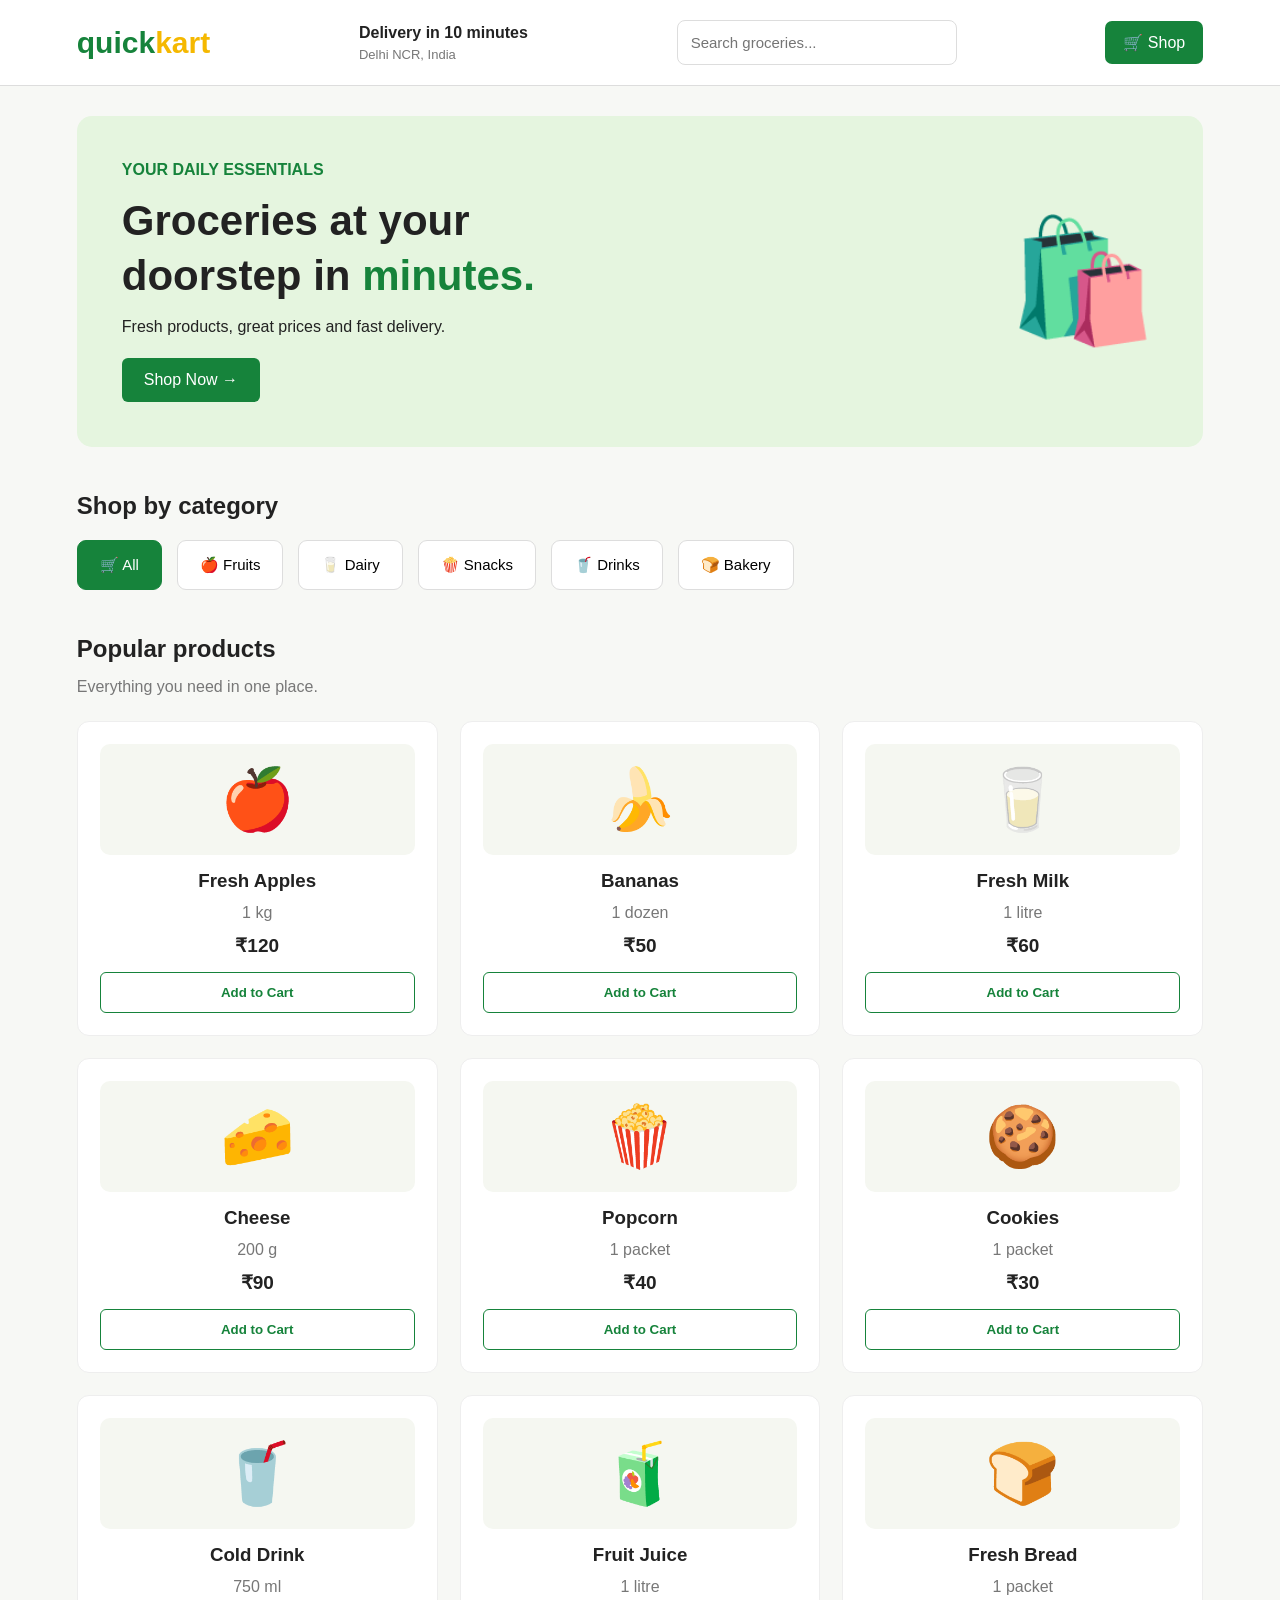
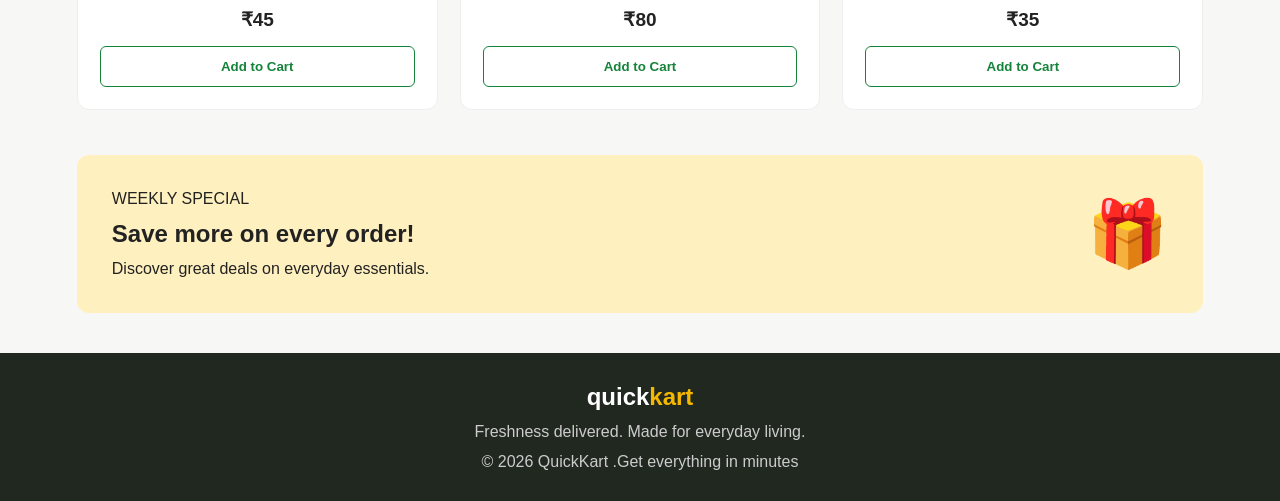
<file: index.html>
<!DOCTYPE html>
<html lang="en">
<head>
    <meta charset="UTF-8">
    <meta name="viewport" content="width=device-width, initial-scale=1.0">
    <title>QuickKart | Grocery Delivery</title>
    <link rel="stylesheet" href="style.css">
</head>
<body>

    <!-- Navbar -->
    <header class="navbar">
        <a href="#" class="logo">quick<span>kart</span></a>

        <div class="delivery">
            <strong>Delivery in 10 minutes</strong>
            <p>Delhi NCR, India</p>
        </div>

        <input type="text" id="searchInput"
               placeholder="Search groceries...">

        <a href="#products" class="cart-btn">🛒 Shop</a>
    </header>

    <main>
        <!-- Hero Section -->
        <section class="hero">
            <div class="hero-text">
                <p class="tag">YOUR DAILY ESSENTIALS</p>
                <h1>Groceries at your<br>
                    doorstep in <span>minutes.</span>
                </h1>
                <p>Fresh products, great prices and fast delivery.</p>
                <a href="#products" class="shop-btn">Shop Now →</a>
            </div>

            <div class="hero-image">🛍️</div>
        </section>

        <!-- Categories -->
        <section class="categories">
            <h2>Shop by category</h2>

            <div class="category-grid">
                <button class="category active" data-category="All">
                    🛒 All
                </button>

                <button class="category" data-category="Fruits">
                    🍎 Fruits
                </button>

                <button class="category" data-category="Dairy">
                    🥛 Dairy
                </button>

                <button class="category" data-category="Snacks">
                    🍿 Snacks
                </button>

                <button class="category" data-category="Drinks">
                    🥤 Drinks
                </button>

                <button class="category" data-category="Bakery">
                    🍞 Bakery
                </button>
            </div>
        </section>

        <!-- Products -->
        <section class="products-section" id="products">
            <h2>Popular products</h2>
            <p class="subtitle">Everything you need in one place.</p>

            <div class="product-grid" id="productGrid">

                <div class="product" data-category="Fruits">
                    <div class="product-image">🍎</div>
                    <h3>Fresh Apples</h3>
                    <p>1 kg</p>
                    <h4>₹120</h4>
                    <button class="buy-btn">Add to Cart</button>
                </div>

                <div class="product" data-category="Fruits">
                    <div class="product-image">🍌</div>
                    <h3>Bananas</h3>
                    <p>1 dozen</p>
                    <h4>₹50</h4>
                    <button class="buy-btn">Add to Cart</button>
                </div>

                <div class="product" data-category="Dairy">
                    <div class="product-image">🥛</div>
                    <h3>Fresh Milk</h3>
                    <p>1 litre</p>
                    <h4>₹60</h4>
                    <button class="buy-btn">Add to Cart</button>
                </div>

                <div class="product" data-category="Dairy">
                    <div class="product-image">🧀</div>
                    <h3>Cheese</h3>
                    <p>200 g</p>
                    <h4>₹90</h4>
                    <button class="buy-btn">Add to Cart</button>
                </div>

                <div class="product" data-category="Snacks">
                    <div class="product-image">🍿</div>
                    <h3>Popcorn</h3>
                    <p>1 packet</p>
                    <h4>₹40</h4>
                    <button class="buy-btn">Add to Cart</button>
                </div>

                <div class="product" data-category="Snacks">
                    <div class="product-image">🍪</div>
                    <h3>Cookies</h3>
                    <p>1 packet</p>
                    <h4>₹30</h4>
                    <button class="buy-btn">Add to Cart</button>
                </div>

                <div class="product" data-category="Drinks">
                    <div class="product-image">🥤</div>
                    <h3>Cold Drink</h3>
                    <p>750 ml</p>
                    <h4>₹45</h4>
                    <button class="buy-btn">Add to Cart</button>
                </div>

                <div class="product" data-category="Drinks">
                    <div class="product-image">🧃</div>
                    <h3>Fruit Juice</h3>
                    <p>1 litre</p>
                    <h4>₹80</h4>
                    <button class="buy-btn">Add to Cart</button>
                </div>

                <div class="product" data-category="Bakery">
                    <div class="product-image">🍞</div>
                    <h3>Fresh Bread</h3>
                    <p>1 packet</p>
                    <h4>₹35</h4>
                    <button class="buy-btn">Add to Cart</button>
                </div>

            </div>

            <p id="noResults">No products found.</p>
        </section>

        <!-- Offer -->
        <section class="offer">
            <div>
                <p>WEEKLY SPECIAL</p>
                <h2>Save more on every order!</h2>
                <p>Discover great deals on everyday essentials.</p>
            </div>
            <div class="offer-icon">🎁</div>
        </section>
    </main>

    <footer>
        <h2>quick<span>kart</span></h2>
        <p>Freshness delivered. Made for everyday living.</p>
        <p>© 2026 QuickKart .Get  everything in minutes</p>
    </footer>

    <script src="script.js"></script>
</body>
</html>
</file>
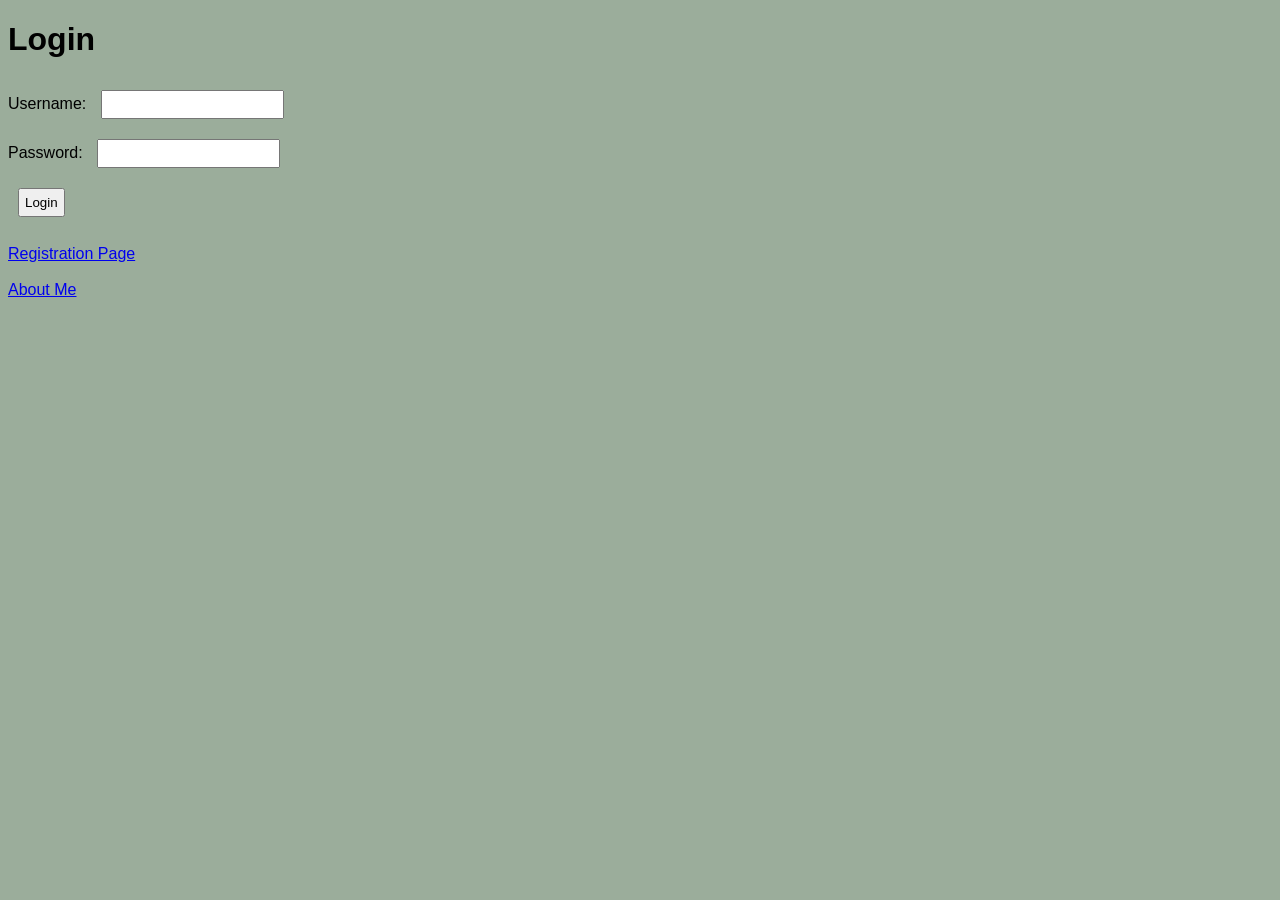
<file: login.html>
<!DOCTYPE html>
<html>

<head>
    <title>Login Page</title>

    <style>
        body {
            font-family: Arial;
            background-color: rgb(155, 173, 155);
        }

        /* .login-box {
            width: 350px;
            margin: 100px auto;
            padding: 30px;
            background-color: white;
            border: 2px solid black;
            text-align: center;
        }  */

        input {
            margin: 10px;
            padding: 5px;
        }
    </style>
</head>

<body>

    <!-- <div class="login-box"> -->

        <h1>Login</h1>

        <form>

            <label>Username:</label>
            <input type="text" name="username" minlength="3" maxlength="20" required>
            <br>

            <label>Password:</label>
            <input type="password" name="password" minlength="8" maxlength="20"
                title="Password must contain at least 8 characters" required>
            <br>

            <input type="submit" value="Login">

        </form>

        <br>

        <a href="registration page.html">Registration Page</a>
        <br><br>

        <a href="about me.html">About Me</a>

    <!-- </div> -->

</body>

</html>
</file>
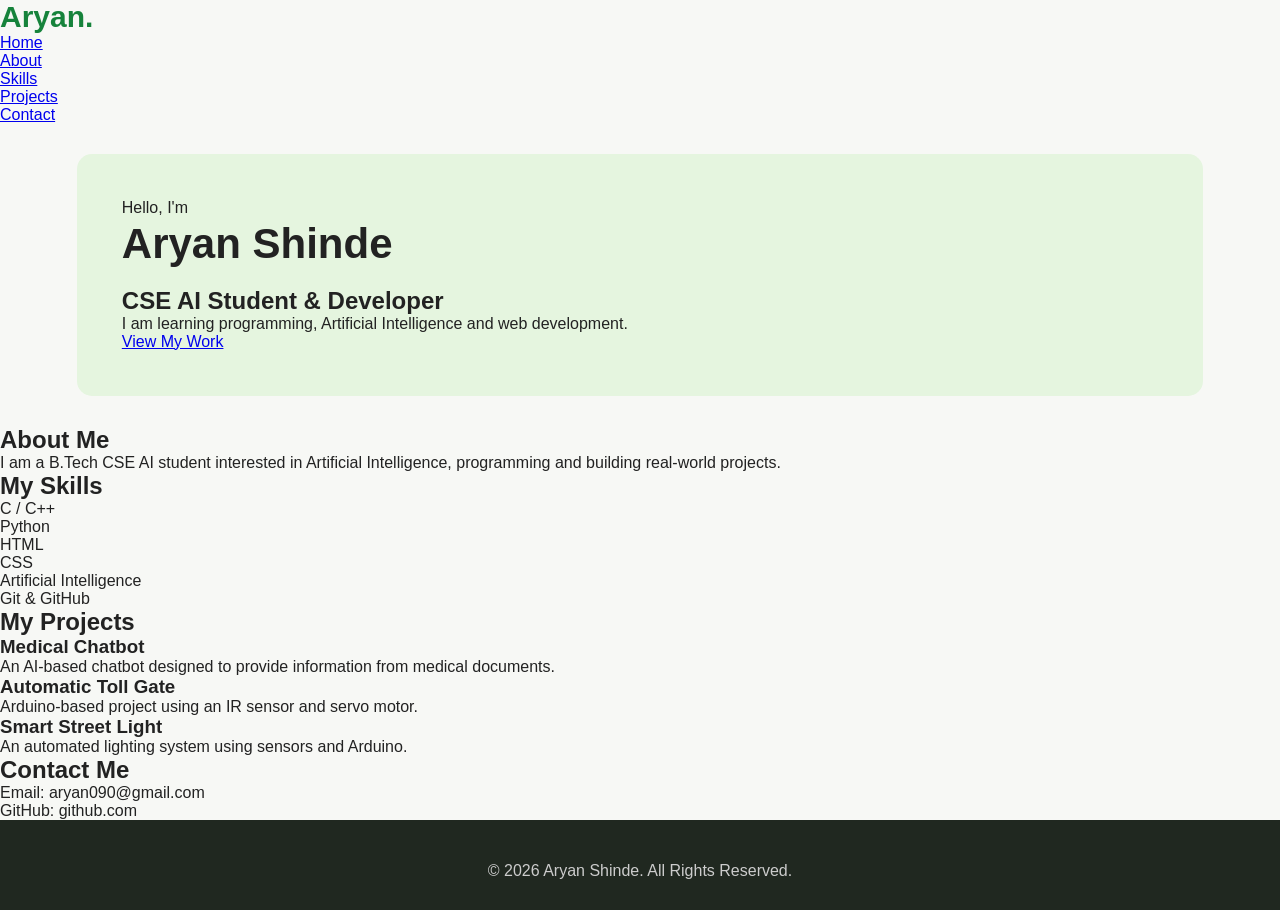
<file: portfolio.html>
<!DOCTYPE html>
<html lang="en">
<head>
    <meta charset="UTF-8">
    <meta name="viewport" content="width=device-width, initial-scale=1.0">
    <title>Aryan | Portfolio</title>
    <link rel="stylesheet" href="style.css">
</head>

<body>

    <header>
        <nav>
            <h2 class="logo">Aryan.</h2>

            <ul>
                <li><a href="#home">Home</a></li>
                <li><a href="#about">About</a></li>
                <li><a href="#skills">Skills</a></li>
                <li><a href="#projects">Projects</a></li>
                <li><a href="#contact">Contact</a></li>
            </ul>
        </nav>
    </header>

    <section id="home" class="hero">
        <div>
            <p>Hello, I'm</p>
            <h1>Aryan Shinde</h1>
            <h2>CSE AI Student & Developer</h2>

            <p>
                I am learning programming, Artificial Intelligence
                and web development.
            </p>

            <a href="#projects" class="btn">View My Work</a>
        </div>
    </section>

    <section id="about">
        <h2>About Me</h2>
        <p>
            I am a B.Tech CSE AI student interested in Artificial
            Intelligence, programming and building real-world projects.
        </p>
    </section>

    <section id="skills">
        <h2>My Skills</h2>

        <div class="cards">
            <div class="card">C / C++</div>
            <div class="card">Python</div>
            <div class="card">HTML</div>
            <div class="card">CSS</div>
            <div class="card">Artificial Intelligence</div>
            <div class="card">Git & GitHub</div>
        </div>
    </section>

    <section id="projects">
        <h2>My Projects</h2>

        <div class="cards">
            <div class="project">
                <h3>Medical Chatbot</h3>
                <p>
                    An AI-based chatbot designed to provide
                    information from medical documents.
                </p>
            </div>

            <div class="project">
                <h3>Automatic Toll Gate</h3>
                <p>
                    Arduino-based project using an IR sensor
                    and servo motor.
                </p>
            </div>

            <div class="project">
                <h3>Smart Street Light</h3>
                <p>
                    An automated lighting system using sensors
                    and Arduino.
                </p>
            </div>
        </div>
    </section>

    <section id="contact">
        <h2>Contact Me</h2>
        <p>Email: aryan090@gmail.com</p>
        <p>GitHub: github.com</p>
    </section>

    <footer>
        <p>© 2026 Aryan Shinde. All Rights Reserved.</p>
    </footer>

</body>
</html>
</file>
<file: style.css>
* {
    margin: 0;
    padding: 0;
    box-sizing: border-box;
}

html {
    scroll-behavior: smooth;
}

body {
    font-family: Arial, sans-serif;
    background: #f7f8f5;
    color: #222;
}

/* Navbar */
.navbar {
    display: flex;
    align-items: center;
    justify-content: space-between;
    gap: 20px;
    padding: 20px 6%;
    background: white;
    border-bottom: 1px solid #ddd;
    flex-wrap: wrap;
}

.logo {
    font-size: 30px;
    font-weight: bold;
    color: #16833b;
    text-decoration: none;
}

.logo span,
footer span {
    color: #f5b800;
}

.delivery p {
    margin-top: 5px;
    color: #777;
    font-size: 13px;
}

#searchInput {
    width: 280px;
    padding: 13px;
    border: 1px solid #ddd;
    border-radius: 8px;
    outline: none;
    font-size: 15px;
}

#searchInput:focus {
    border-color: #16833b;
    box-shadow: 0 0 4px #b5dfbd;
}

.cart-btn {
    background: #16833b;
    color: white;
    padding: 12px 18px;
    border-radius: 7px;
    text-decoration: none;
}

/* Hero */
.hero {
    margin: 30px 6%;
    padding: 45px;
    background: #e5f5df;
    border-radius: 15px;
    display: flex;
    align-items: center;
    justify-content: space-between;
    gap: 20px;
}

.tag {
    color: #16833b;
    font-weight: bold;
    margin-bottom: 15px;
}

.hero h1 {
    font-size: 42px;
    line-height: 1.3;
    margin-bottom: 15px;
}

.hero h1 span {
    color: #16833b;
}

.hero-text > p:not(.tag) {
    margin-bottom: 22px;
}

.shop-btn {
    display: inline-block;
    background: #16833b;
    color: white;
    padding: 13px 22px;
    border-radius: 6px;
    text-decoration: none;
}

.hero-image {
    font-size: 120px;
}

/* Categories */
.categories,
.products-section {
    margin: 45px 6%;
}

.categories h2,
.products-section h2 {
    margin-bottom: 15px;
}

.category-grid {
    display: flex;
    flex-wrap: wrap;
    gap: 15px;
    margin-top: 20px;
}

.category {
    padding: 15px 22px;
    background: white;
    border: 1px solid #ddd;
    border-radius: 9px;
    cursor: pointer;
    font-size: 15px;
    transition: 0.2s;
}

.category:hover,
.category.active {
    background: #16833b;
    color: white;
    border-color: #16833b;
}

/* Products */
.subtitle {
    color: #777;
    margin-bottom: 20px;
}

.product-grid {
    display: grid;
    grid-template-columns: repeat(3, 1fr);
    gap: 22px;
    margin-top: 25px;
}

.product {
    background: white;
    border: 1px solid #eee;
    padding: 22px;
    border-radius: 12px;
    text-align: center;
    transition: 0.3s;
}

.product:hover {
    transform: translateY(-5px);
    box-shadow: 0 5px 15px #ddd;
}

.product-image {
    font-size: 60px;
    background: #f5f7f1;
    padding: 20px;
    border-radius: 10px;
    margin-bottom: 15px;
}

.product h3 {
    margin: 12px 0;
}

.product p {
    color: #777;
    margin-bottom: 12px;
}

.product h4 {
    font-size: 19px;
    margin-bottom: 15px;
}

.buy-btn {
    width: 100%;
    padding: 12px;
    border: 1px solid #16833b;
    background: white;
    color: #16833b;
    border-radius: 6px;
    font-weight: bold;
    cursor: pointer;
}

.buy-btn:hover {
    background: #16833b;
    color: white;
}

#noResults {
    display: none;
    text-align: center;
    padding: 30px;
    color: #777;
}

/* Offer */
.offer {
    margin: 40px 6%;
    padding: 35px;
    background: #fff0bf;
    border-radius: 12px;
    display: flex;
    align-items: center;
    justify-content: space-between;
    gap: 15px;
}

.offer h2 {
    margin: 12px 0;
}

.offer-icon {
    font-size: 65px;
}

/* Footer */
footer {
    background: #202820;
    color: white;
    text-align: center;
    padding: 30px;
}

footer p {
    color: #ccc;
    margin-top: 12px;
}

/* Tablet */
@media (max-width: 768px) {
    .navbar {
        flex-direction: column;
        align-items: stretch;
    }

    #searchInput {
        width: 100%;
    }

    .hero {
        padding: 25px;
        flex-direction: column;
        align-items: flex-start;
    }

    .hero h1 {
        font-size: 30px;
    }

    .hero-image {
        font-size: 80px;
        align-self: center;
    }

    .product-grid {
        grid-template-columns: repeat(2, 1fr);
    }
}

/* Mobile */
@media (max-width: 480px) {
    .product-grid {
        grid-template-columns: 1fr;
    }

    .category-grid {
        gap: 8px;
    }

    .category {
        padding: 12px;
    }

    .offer {
        padding: 22px;
    }
}
</file>
